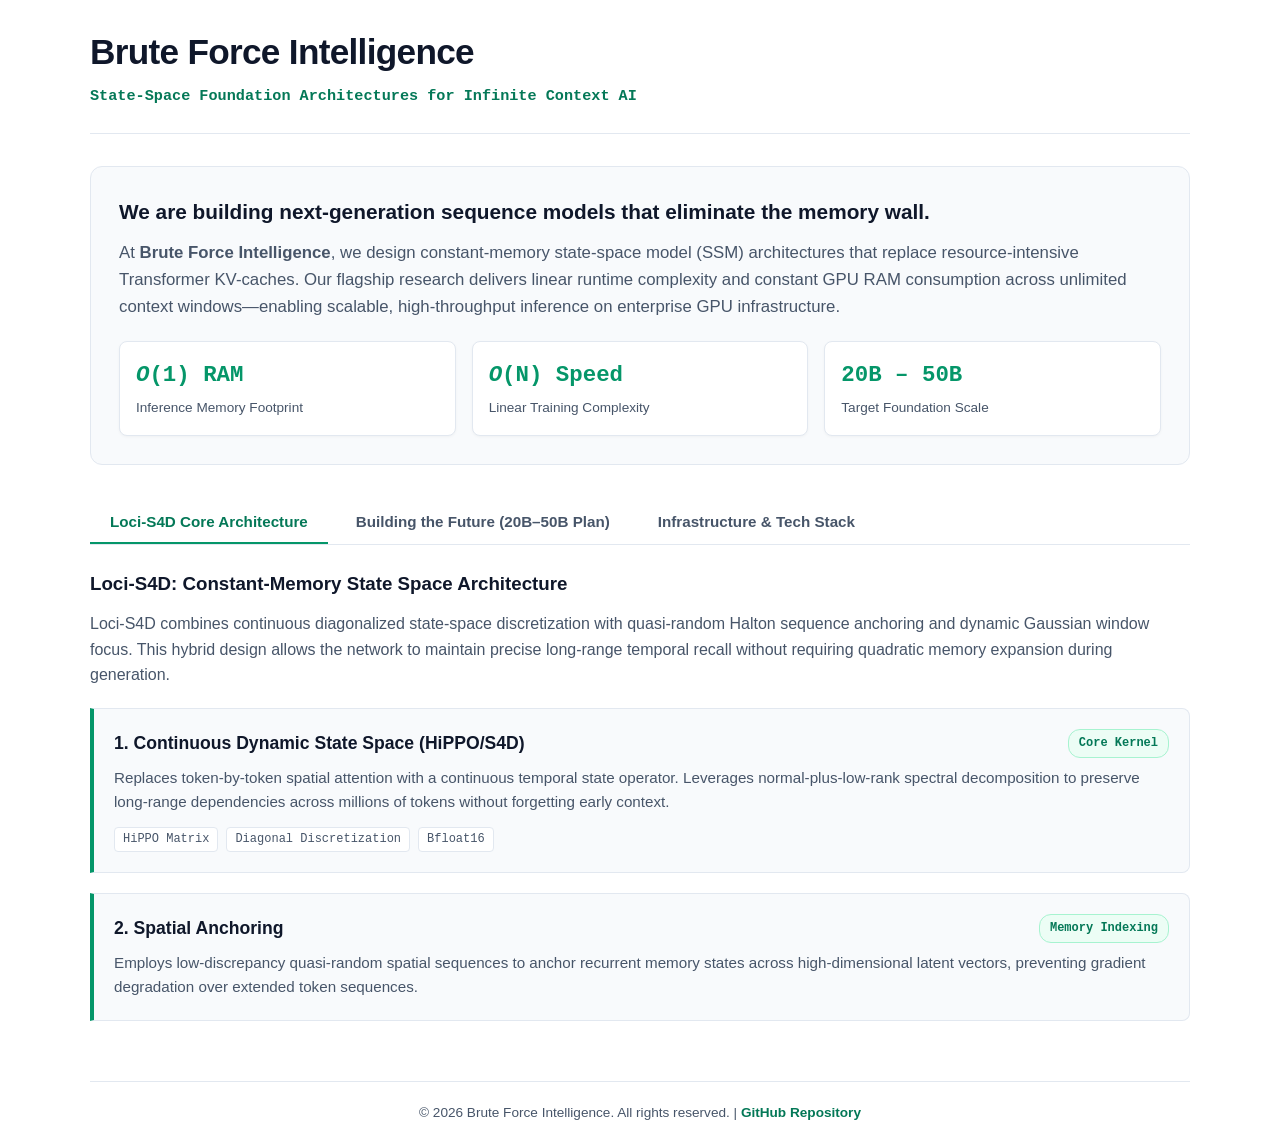
<file: index.html>
<!DOCTYPE html>
<html lang="en">
<head>
    <meta charset="UTF-8">
    <meta name="viewport" content="width=device-width, initial-scale=1.0">
    <title>Brute Force Intelligence | Next-Gen AI Architectures</title>
    <style>
        :root {
            --bg-primary: #ffffff;
            --bg-secondary: #f8fafc;
            --bg-card: #ffffff;
            --accent-emerald: #059669;
            --accent-emerald-dark: #047857;
            --accent-emerald-light: #ecfdf5;
            --accent-emerald-border: #a7f3d0;
            --text-primary: #0f172a;
            --text-secondary: #475569;
            --border-color: #e2e8f0;
            --font-mono: 'JetBrains Mono', 'Fira Code', monospace;
        }

        * {
            box-sizing: border-box;
            margin: 0;
            padding: 0;
        }

        body {
            background-color: var(--bg-primary);
            color: var(--text-primary);
            font-family: -apple-system, BlinkMacSystemFont, "Segoe UI", Roboto, Helvetica, Arial, sans-serif;
            line-height: 1.6;
            padding: 24px 20px;
        }

        .container {
            max-width: 1100px;
            margin: 0 auto;
        }

        /* Branding Header */
        header {
            border-bottom: 1px solid var(--border-color);
            padding-bottom: 24px;
            margin-bottom: 32px;
        }

        .brand-title {
            font-size: 2.2rem;
            font-weight: 800;
            letter-spacing: -0.02em;
            color: var(--text-primary);
        }

        .brand-subtitle {
            color: var(--accent-emerald-dark);
            font-family: var(--font-mono);
            font-size: 0.95rem;
            margin-top: 4px;
            font-weight: 600;
        }

        /* Feature Blurb */
        .company-blurb {
            background: var(--bg-secondary);
            border: 1px solid var(--border-color);
            border-radius: 12px;
            padding: 28px;
            margin-bottom: 36px;
        }

        .company-blurb h2 {
            font-size: 1.3rem;
            color: var(--text-primary);
            margin-bottom: 12px;
        }

        .company-blurb p {
            color: var(--text-secondary);
            font-size: 1.05rem;
            margin-bottom: 16px;
        }

        .key-metrics {
            display: grid;
            grid-template-columns: repeat(auto-fit, minmax(220px, 1fr));
            gap: 16px;
            margin-top: 20px;
        }

        .metric-card {
            background: var(--bg-card);
            border: 1px solid var(--border-color);
            border-radius: 8px;
            padding: 16px;
            box-shadow: 0 1px 3px rgba(0, 0, 0, 0.04);
        }

        .metric-card .value {
            font-family: var(--font-mono);
            font-size: 1.4rem;
            font-weight: 700;
            color: var(--accent-emerald);
        }

        .metric-card .label {
            font-size: 0.85rem;
            color: var(--text-secondary);
            margin-top: 4px;
        }

        /* Tabs Navigation */
        .tabs-header {
            display: flex;
            gap: 8px;
            border-bottom: 1px solid var(--border-color);
            margin-bottom: 24px;
            overflow-x: auto;
        }

        .tab-btn {
            background: none;
            border: none;
            color: var(--text-secondary);
            padding: 12px 20px;
            font-size: 0.95rem;
            font-weight: 600;
            cursor: pointer;
            border-bottom: 2px solid transparent;
            transition: all 0.2s ease;
            white-space: nowrap;
        }

        .tab-btn:hover {
            color: var(--text-primary);
        }

        .tab-btn.active {
            color: var(--accent-emerald-dark);
            border-bottom-color: var(--accent-emerald);
        }

        /* Tab Content Panes */
        .tab-content {
            display: none;
        }

        .tab-content.active {
            display: block;
        }

        /* Roadmap Layout */
        .roadmap-list {
            display: flex;
            flex-direction: column;
            gap: 20px;
        }

        .roadmap-step {
            background: var(--bg-secondary);
            border-left: 4px solid var(--accent-emerald);
            border-top: 1px solid var(--border-color);
            border-right: 1px solid var(--border-color);
            border-bottom: 1px solid var(--border-color);
            border-radius: 0 8px 8px 0;
            padding: 20px;
        }

        .step-header {
            display: flex;
            justify-content: space-between;
            align-items: center;
            margin-bottom: 8px;
        }

        .step-title {
            font-size: 1.1rem;
            font-weight: 700;
            color: var(--text-primary);
        }

        .step-badge {
            font-family: var(--font-mono);
            font-size: 0.75rem;
            padding: 4px 10px;
            border-radius: 12px;
            background: var(--accent-emerald-light);
            color: var(--accent-emerald-dark);
            border: 1px solid var(--accent-emerald-border);
            font-weight: 600;
        }

        .step-desc {
            color: var(--text-secondary);
            font-size: 0.95rem;
        }

        .tech-tags {
            display: flex;
            gap: 8px;
            flex-wrap: wrap;
            margin-top: 12px;
        }

        .tag {
            font-family: var(--font-mono);
            font-size: 0.75rem;
            background: var(--bg-card);
            color: var(--text-secondary);
            padding: 2px 8px;
            border-radius: 4px;
            border: 1px solid var(--border-color);
        }

        footer {
            margin-top: 60px;
            padding-top: 20px;
            border-top: 1px solid var(--border-color);
            color: var(--text-secondary);
            font-size: 0.85rem;
            text-align: center;
        }

        footer a {
            color: var(--accent-emerald-dark);
            text-decoration: none;
            font-weight: 600;
        }

        footer a:hover {
            text-decoration: underline;
        }
    </style>
</head>
<body>

<div class="container">
    <!-- Company Header for AWS Verification -->
    <header>
        <h1 class="brand-title">Brute Force Intelligence</h1>
        <p class="brand-subtitle">State-Space Foundation Architectures for Infinite Context AI</p>
    </header>

    <!-- Executive Feature Blurb -->
    <section class="company-blurb">
        <h2>We are building next-generation sequence models that eliminate the memory wall.</h2>
        <p>
            At <strong>Brute Force Intelligence</strong>, we design constant-memory state-space model (SSM) architectures that replace resource-intensive Transformer KV-caches. Our flagship research delivers linear runtime complexity and constant GPU RAM consumption across unlimited context windows—enabling scalable, high-throughput inference on enterprise GPU infrastructure.
        </p>

        <div class="key-metrics">
            <div class="metric-card">
                <div class="value"><i>O</i>(1) RAM</div>
                <div class="label">Inference Memory Footprint</div>
            </div>
            <div class="metric-card">
                <div class="value"><i>O</i>(N) Speed</div>
                <div class="label">Linear Training Complexity</div>
            </div>
            <div class="metric-card">
                <div class="value">20B – 50B</div>
                <div class="label">Target Foundation Scale</div>
            </div>
        </div>
    </section>

    <!-- Tabbed Project & Roadmap View -->
    <nav class="tabs-header">
        <button class="tab-btn active" onclick="openTab(event, 'loci-s4d')">Loci-S4D Core Architecture</button>
        <button class="tab-btn" onclick="openTab(event, 'roadmap')">Building the Future (20B–50B Plan)</button>
        <button class="tab-btn" onclick="openTab(event, 'stack')">Infrastructure & Tech Stack</button>
    </nav>

    <!-- TAB 1: Loci-S4D Architecture -->
    <div id="loci-s4d" class="tab-content active">
        <h3 style="margin-bottom: 12px;">Loci-S4D: Constant-Memory State Space Architecture</h3>
        <p style="color: var(--text-secondary); margin-bottom: 20px;">
            Loci-S4D combines continuous diagonalized state-space discretization with quasi-random Halton sequence anchoring and dynamic Gaussian window focus. This hybrid design allows the network to maintain precise long-range temporal recall without requiring quadratic memory expansion during generation.
        </p>

        <div class="roadmap-list">
            <div class="roadmap-step">
                <div class="step-header">
                    <span class="step-title">1. Continuous Dynamic State Space (HiPPO/S4D)</span>
                    <span class="step-badge">Core Kernel</span>
                </div>
                <p class="step-desc">
                    Replaces token-by-token spatial attention with a continuous temporal state operator. Leverages normal-plus-low-rank spectral decomposition to preserve long-range dependencies across millions of tokens without forgetting early context.
                </p>
                <div class="tech-tags">
                    <span class="tag">HiPPO Matrix</span>
                    <span class="tag">Diagonal Discretization</span>
                    <span class="tag">Bfloat16</span>
                </div>
            </div>

            <div class="roadmap-step">
                <div class="step-header">
                    <span class="step-title">2. Spatial Anchoring</span>
                    <span class="step-badge">Memory Indexing</span>
                </div>
                <p class="step-desc">
                    Employs low-discrepancy quasi-random spatial sequences to anchor recurrent memory states across high-dimensional latent vectors, preventing gradient degradation over extended token sequences.
                </p>
            </div>
        </div>
    </div>

    <!-- TAB 2: Roadmap to 20B-50B -->
    <div id="roadmap" class="tab-content">
        <h3 style="margin-bottom: 12px;">Building the Future: Production Model Execution Plan</h3>
        <p style="color: var(--text-secondary); margin-bottom: 20px;">
            Our step-by-step technical roadmap to deliver our first production-ready, medium-sized (20B–50B parameter) Loci-S4D foundation model to market.
        </p>

        <div class="roadmap-list">
            <div class="roadmap-step">
                <div class="step-header">
                    <span class="step-title">Phase 1: Triton Kernel Engineering & Micro-Benchmarking</span>
                    <span class="step-badge">Active Milestone</span>
                </div>
                <p class="step-desc">
                    Optimize custom Triton GPU kernels for channel-parallel state recurrences to maximize Model Flop Utilization (MFU &ge; 90%) on NVIDIA H100 and A100 clusters. Validate zero memory decay on synthetic sequences up to 1M tokens.
                </p>
                <div class="tech-tags">
                    <span class="tag">Triton</span>
                    <span class="tag">CUDA</span>
                    <span class="tag">FP8 / BF16</span>
                    <span class="tag">H100 Benchmarking</span>
                </div>
            </div>

            <div class="roadmap-step">
                <div class="step-header">
                    <span class="step-title">Phase 2: Small-Scale Validation (1B – 7B Pre-Training)</span>
                    <span class="step-badge">Q3 2026</span>
                </div>
                <p class="step-desc">
                    Execute pre-training runs on 500 Billion tokens of curated code, mathematical reasoning, and long-form document datasets. Evaluate needle-in-a-haystack accuracy and inference speed against standard Llama-3 and Mamba baselines.
                </p>
                <div class="tech-tags">
                    <span class="tag">PyTorch Distributed</span>
                    <span class="tag">DeepSpeed</span>
                    <span class="tag">AWS EFA</span>
                    <span class="tag">Megatron-LM</span>
                </div>
            </div>

            <div class="roadmap-step">
                <div class="step-header">
                    <span class="step-title">Phase 3: Production Training (20B – 50B Parameter Model)</span>
                    <span class="step-badge">Q4 2026</span>
                </div>
                <p class="step-desc">
                    Scale up compute to train the full 20B–50B parameter architecture across 2.5 Trillion tokens. Deploy 3D parallelism (Tensor, Pipeline, and Sequence Parallelism) using AWS EC2 UltraClusters to deliver enterprise-grade performance.
                </p>
                <div class="tech-tags">
                    <span class="tag">20B-50B Scale</span>
                    <span class="tag">AWS P5 / P4d</span>
                    <span class="tag">Slurm</span>
                    <span class="tag">FS2 Checkpointing</span>
                </div>
            </div>

            <div class="roadmap-step">
                <div class="step-header">
                    <span class="step-title">Phase 4: SFT, Alignment & Enterprise Deployment</span>
                    <span class="step-badge">Q1 2027</span>
                </div>
                <p class="step-desc">
                    Apply Supervised Fine-Tuning (SFT) and Direct Preference Optimization (DPO) for multi-step reasoning. Package the final weights into lightweight vLLM and TensorRT-LLM runtimes for low-latency API and edge deployment.
                </p>
                <div class="tech-tags">
                    <span class="tag">DPO Alignment</span>
                    <span class="tag">TensorRT-LLM</span>
                    <span class="tag">vLLM Plugin</span>
                    <span class="tag">Enterprise API</span>
                </div>
            </div>
        </div>
    </div>

    <!-- TAB 3: Tech Stack & Cloud Infrastructure -->
    <div id="stack" class="tab-content">
        <h3 style="margin-bottom: 12px;">Infrastructure & Cloud Deployment Architecture</h3>
        <p style="color: var(--text-secondary); margin-bottom: 20px;">
            Brute Force Intelligence leverages high-performance AWS cloud infrastructure to manage large-scale data pipelines, model checkpointing, and GPU cluster orchestration.
        </p>

        <div class="roadmap-list">
            <div class="roadmap-step">
                <div class="step-header">
                    <span class="step-title">AWS Compute & Networking Architecture</span>
                    <span class="step-badge">Cloud Specs</span>
                </div>
                <p class="step-desc">
                    • <strong>Compute:</strong> AWS EC2 <code>p5.48xlarge</code> (8x H100) and <code>g5.12xlarge</code> (4x A10G) instances for distributed pre-training and kernel validation.<br>
                    • <strong>Storage:</strong> Amazon S3 for high-throughput streaming of terabyte-scale datasets and distributed checkpointing.<br>
                    • <strong>Networking:</strong> AWS Elastic Fabric Adapter (EFA) enabling 3.2 Tbps node-to-node interconnect for low-latency multi-node scaling.
                </p>
            </div>
        </div>
    </div>

    <footer>
        <p>&copy; 2026 Brute Force Intelligence. All rights reserved. | <a href="https://github.com/smongan1" target="_blank">GitHub Repository</a></p>
    </footer>
</div>

<script>
    function openTab(evt, tabName) {
        let i, tabcontent, tablinks;
        tabcontent = document.getElementsByClassName("tab-content");
        for (i = 0; i < tabcontent.length; i++) {
            tabcontent[i].classList.remove("active");
        }
        tablinks = document.getElementsByClassName("tab-btn");
        for (i = 0; i < tablinks.length; i++) {
            tablinks[i].classList.remove("active");
        }
        document.getElementById(tabName).classList.add("active");
        evt.currentTarget.classList.add("active");
    }
</script>

</body>
</html>
</file>
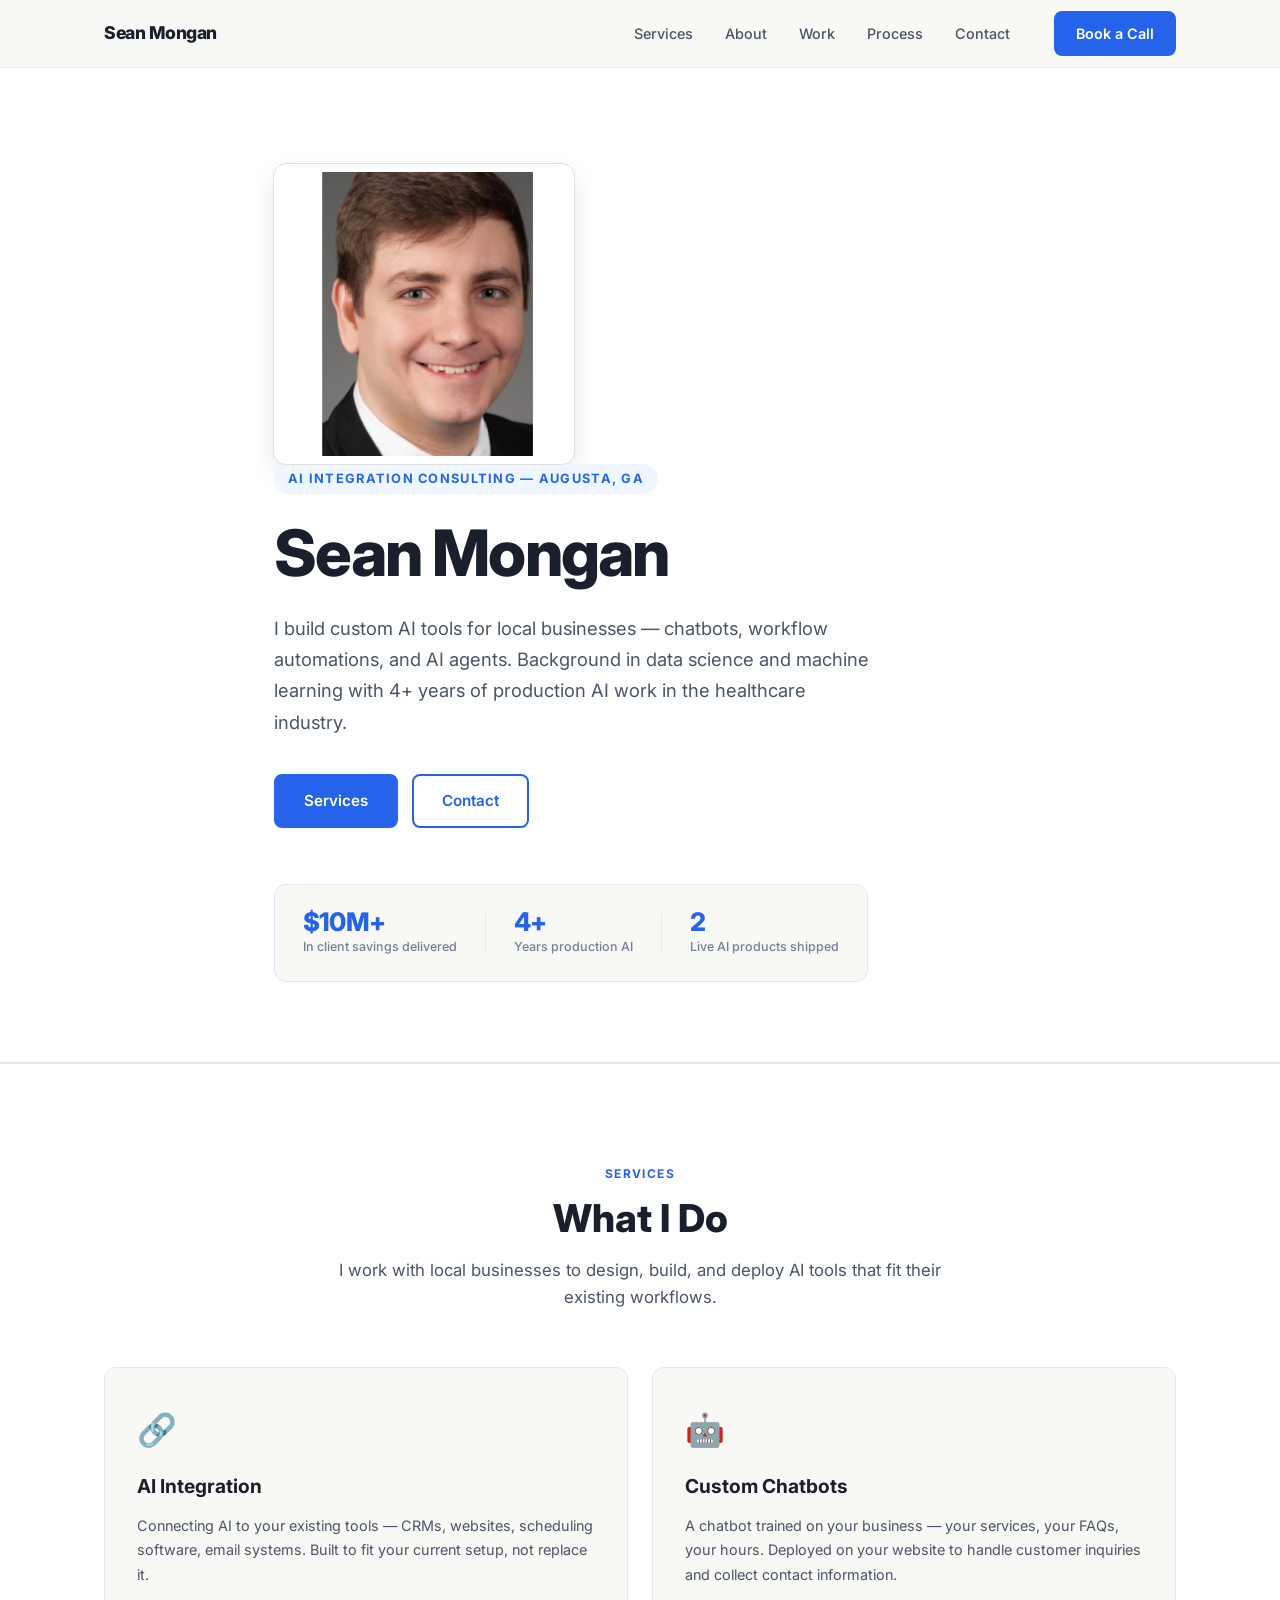
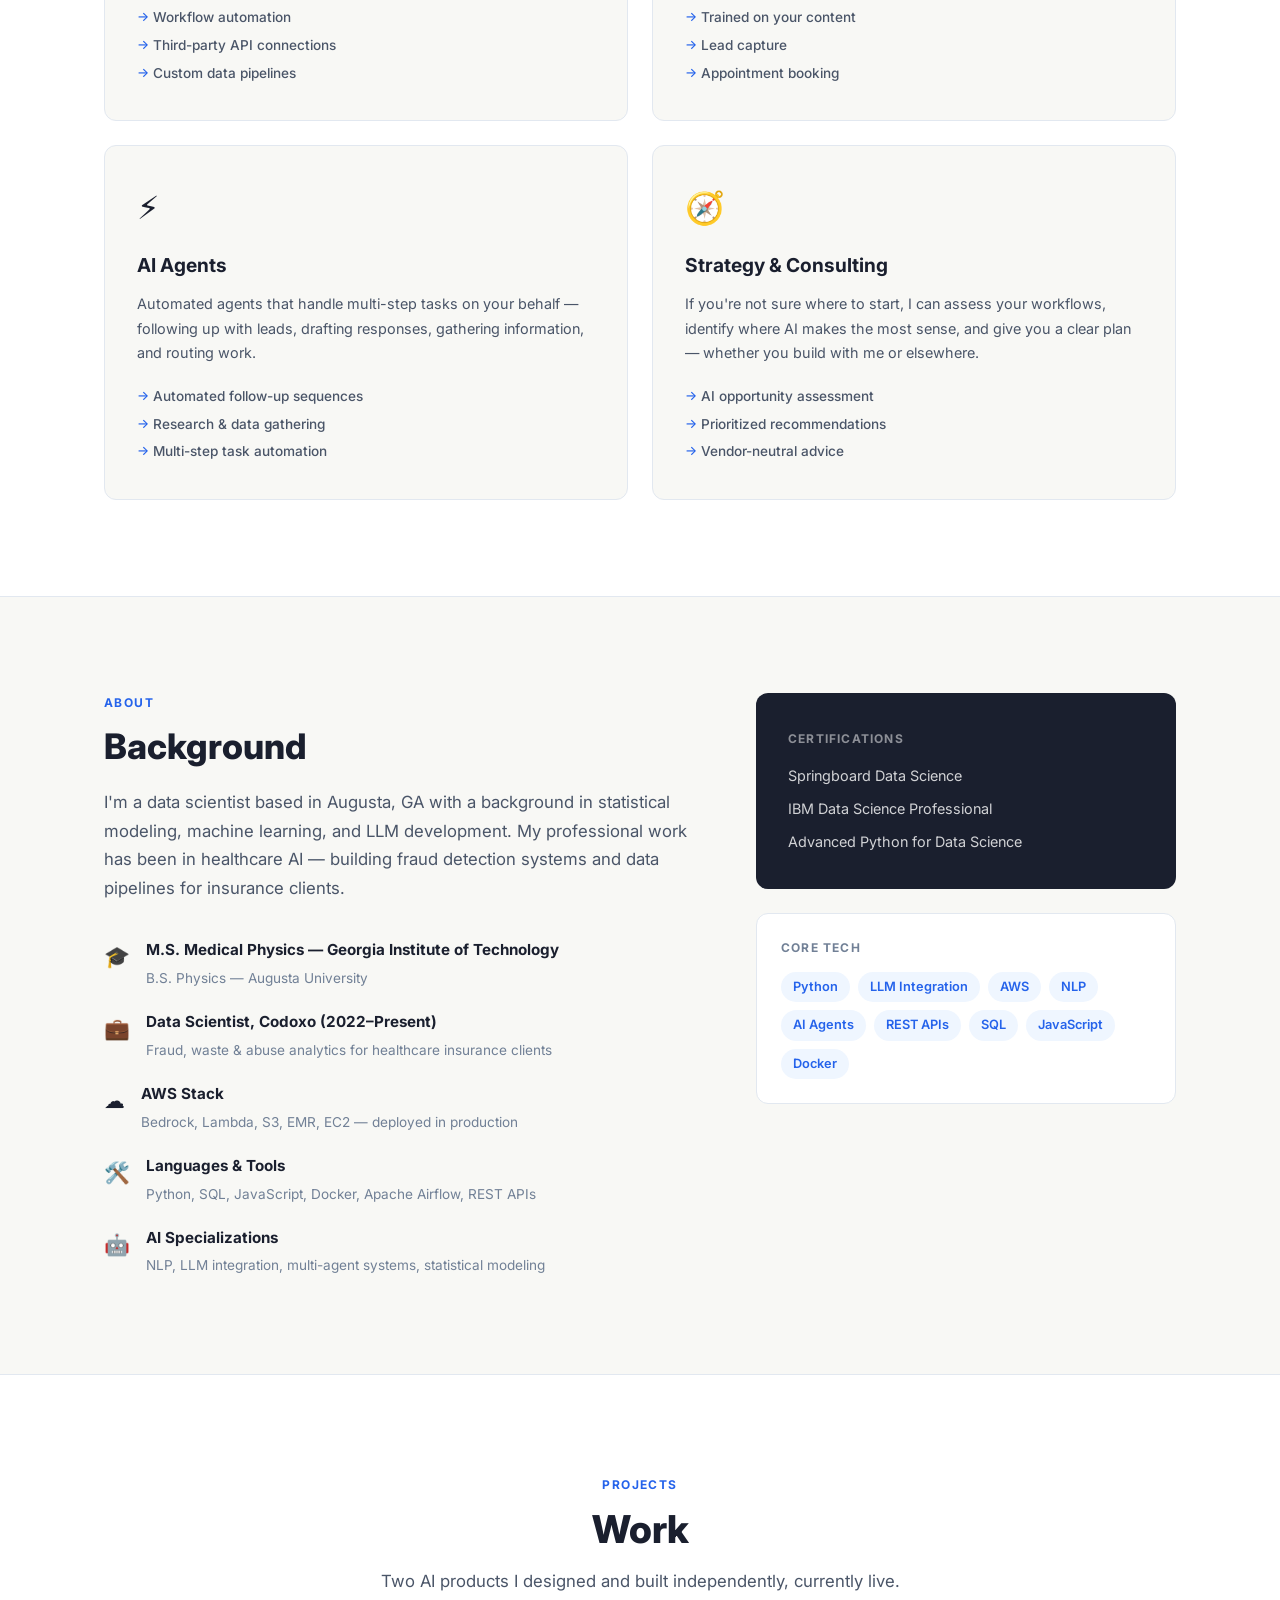
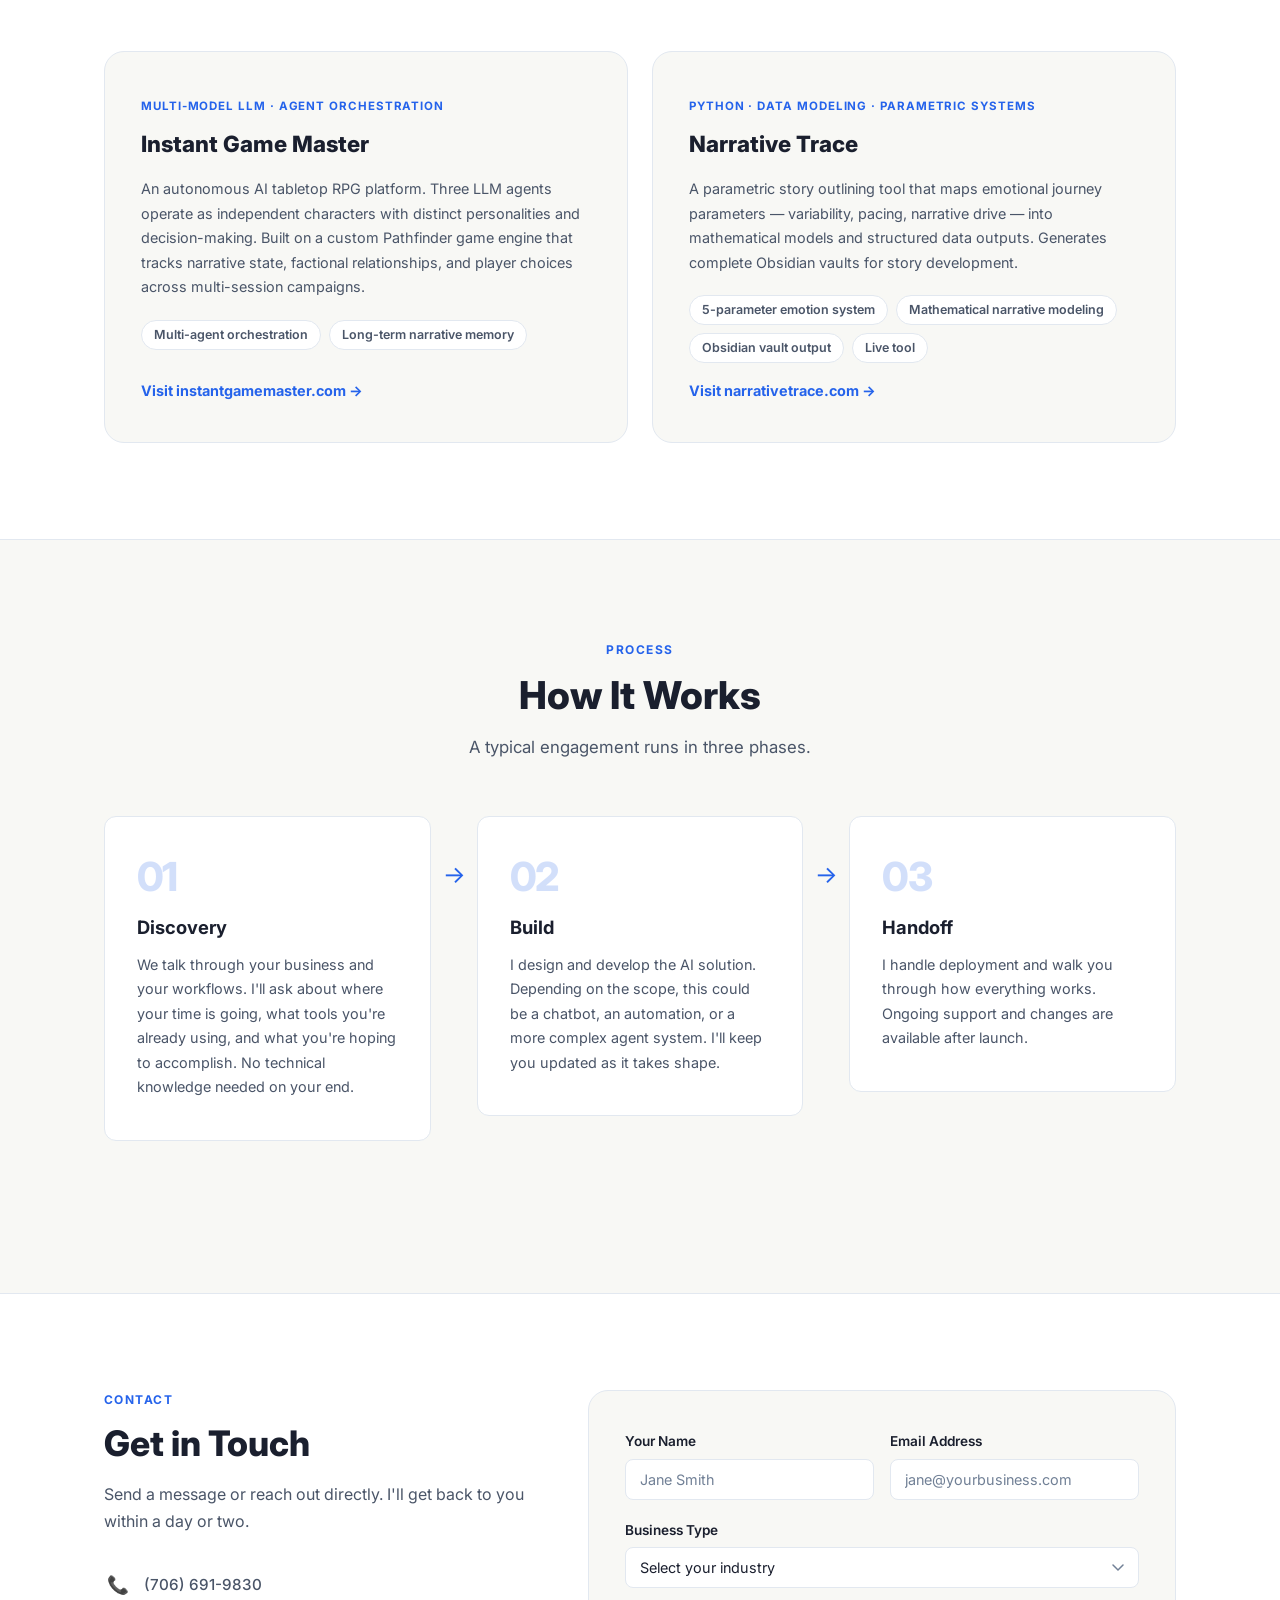
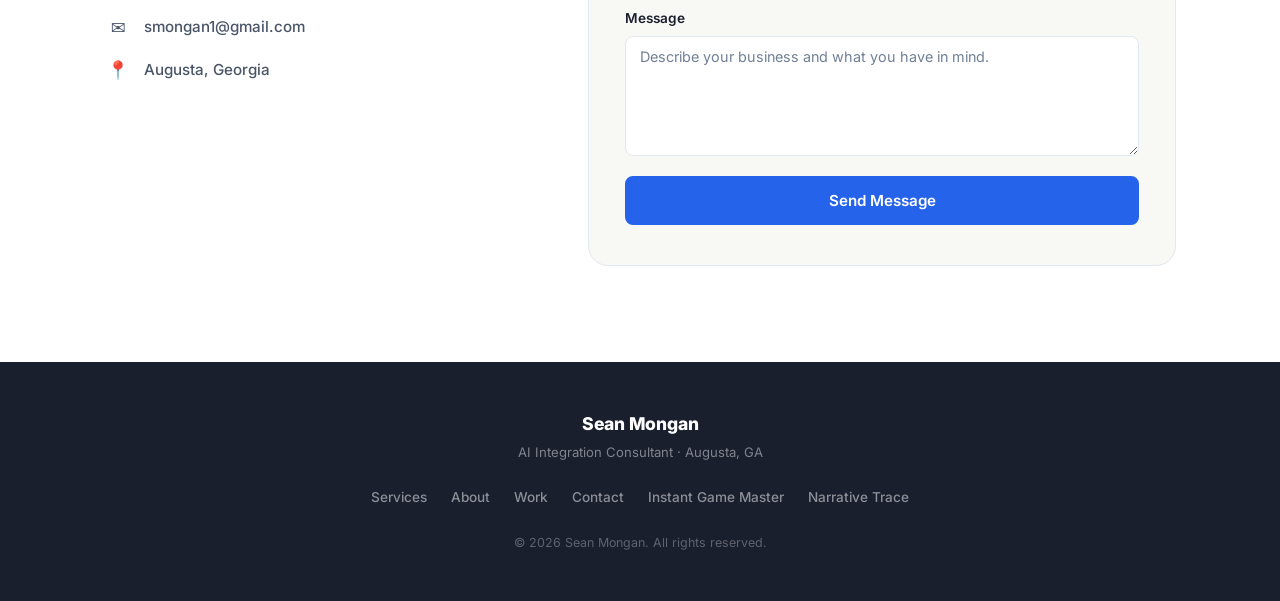
<file: consulting.html>
<!DOCTYPE html>
<html lang="en">
<head>
  <meta charset="UTF-8" />
  <meta name="viewport" content="width=device-width, initial-scale=1.0" />
  <title>Sean Mongan — AI Integration Consultant</title>
  <meta name="description" content="AI integration consulting for local businesses. Custom chatbots, AI agents, workflow automation, and strategy from a data scientist with $10M+ in proven results." />
  <link rel="preconnect" href="https://fonts.googleapis.com" />
  <link rel="preconnect" href="https://fonts.gstatic.com" crossorigin />
  <link href="https://fonts.googleapis.com/css2?family=Inter:wght@400;500;600;700;800&display=swap" rel="stylesheet" />
  <link rel="stylesheet" href="styles.css" />
</head>
<body>

  <!-- ===================== NAV ===================== -->
  <header class="nav-header" id="top">
    <nav class="nav-inner container">
      <a href="#top" class="nav-logo">Sean Mongan</a>

      <button class="nav-toggle" id="navToggle" aria-label="Toggle menu">
        <span></span><span></span><span></span>
      </button>

      <ul class="nav-links" id="navLinks">
        <li><a href="#services">Services</a></li>
        <li><a href="#about">About</a></li>
        <li><a href="#work">Work</a></li>
        <li><a href="#process">Process</a></li>
        <li><a href="#contact">Contact</a></li>
      </ul>

      <a href="#contact" class="btn btn-primary nav-cta">Book a Call</a>
    </nav>
  </header>

  <main>

    <!-- ===================== HERO ===================== -->
    <section class="hero">
      <div class="container hero-inner">
        <div class="portrait-container">
        <img src="ME.png">
      </div>
        <div class="hero-tag">AI Integration Consulting — Augusta, GA</div>
        <h1 class="hero-headline">Sean Mongan</h1>
        <p class="hero-sub">
          I build custom AI tools for local businesses — chatbots, workflow automations, and AI agents.
          Background in data science and machine learning with 4+ years of production AI work in the healthcare industry.
        </p>
        <div class="hero-actions">
          <a href="#services" class="btn btn-primary">Services</a>
          <a href="#contact" class="btn btn-outline">Contact</a>
        </div>
        <div class="hero-stats">
          <div class="stat">
            <span class="stat-num">$10M+</span>
            <span class="stat-label">In client savings delivered</span>
          </div>
          <div class="stat-divider"></div>
          <div class="stat">
            <span class="stat-num">4+</span>
            <span class="stat-label">Years production AI</span>
          </div>
          <div class="stat-divider"></div>
          <div class="stat">
            <span class="stat-num">2</span>
            <span class="stat-label">Live AI products shipped</span>
          </div>
        </div>
      </div>
    </section>

    <!-- ===================== SERVICES ===================== -->
    <section class="services" id="services">
      <div class="container">
        <div class="section-header">
          <span class="section-tag">Services</span>
          <h2>What I Do</h2>
          <p>I work with local businesses to design, build, and deploy AI tools that fit their existing workflows.</p>
        </div>

        <div class="services-grid">
          <div class="service-card">
            <div class="service-icon">🔗</div>
            <h3>AI Integration</h3>
            <p>Connecting AI to your existing tools — CRMs, websites, scheduling software, email systems. Built to fit your current setup, not replace it.</p>
            <ul class="service-list">
              <li>Workflow automation</li>
              <li>Third-party API connections</li>
              <li>Custom data pipelines</li>
            </ul>
          </div>

          <div class="service-card">
            <div class="service-icon">🤖</div>
            <h3>Custom Chatbots</h3>
            <p>A chatbot trained on your business — your services, your FAQs, your hours. Deployed on your website to handle customer inquiries and collect contact information.</p>
            <ul class="service-list">
              <li>Trained on your content</li>
              <li>Lead capture</li>
              <li>Appointment booking</li>
            </ul>
          </div>

          <div class="service-card">
            <div class="service-icon">⚡</div>
            <h3>AI Agents</h3>
            <p>Automated agents that handle multi-step tasks on your behalf — following up with leads, drafting responses, gathering information, and routing work.</p>
            <ul class="service-list">
              <li>Automated follow-up sequences</li>
              <li>Research & data gathering</li>
              <li>Multi-step task automation</li>
            </ul>
          </div>

          <div class="service-card">
            <div class="service-icon">🧭</div>
            <h3>Strategy & Consulting</h3>
            <p>If you're not sure where to start, I can assess your workflows, identify where AI makes the most sense, and give you a clear plan — whether you build with me or elsewhere.</p>
            <ul class="service-list">
              <li>AI opportunity assessment</li>
              <li>Prioritized recommendations</li>
              <li>Vendor-neutral advice</li>
            </ul>
          </div>
        </div>
      </div>
    </section>

    <!-- ===================== ABOUT / WHY SEAN ===================== -->
    <section class="about" id="about">
      <div class="container about-inner">
        <div class="about-content">
          <span class="section-tag">About</span>
          <h2>Background</h2>
          <p class="about-lead">
            I'm a data scientist based in Augusta, GA with a background in statistical modeling, machine learning, and LLM development. My professional work has been in healthcare AI — building fraud detection systems and data pipelines for insurance clients.
          </p>

          <div class="cred-list">
            <div class="cred-item">
              <div class="cred-icon">🎓</div>
              <div>
                <strong>M.S. Medical Physics — Georgia Institute of Technology</strong>
                <span>B.S. Physics — Augusta University</span>
              </div>
            </div>
            <div class="cred-item">
              <div class="cred-icon">💼</div>
              <div>
                <strong>Data Scientist, Codoxo (2022–Present)</strong>
                <span>Fraud, waste & abuse analytics for healthcare insurance clients</span>
              </div>
            </div>
            <div class="cred-item">
              <div class="cred-icon">☁️</div>
              <div>
                <strong>AWS Stack</strong>
                <span>Bedrock, Lambda, S3, EMR, EC2 — deployed in production</span>
              </div>
            </div>
            <div class="cred-item">
              <div class="cred-icon">🛠️</div>
              <div>
                <strong>Languages & Tools</strong>
                <span>Python, SQL, JavaScript, Docker, Apache Airflow, REST APIs</span>
              </div>
            </div>
            <div class="cred-item">
              <div class="cred-icon">🤖</div>
              <div>
                <strong>AI Specializations</strong>
                <span>NLP, LLM integration, multi-agent systems, statistical modeling</span>
              </div>
            </div>
          </div>
        </div>

        <div class="about-aside">
          <div class="aside-card">
            <p style="color:rgba(255,255,255,0.5); font-size:0.75rem; font-weight:700; letter-spacing:0.1em; text-transform:uppercase; margin-bottom:16px;">Certifications</p>
            <ul style="list-style:none; display:flex; flex-direction:column; gap:10px;">
              <li style="color:rgba(255,255,255,0.8); font-size:0.9rem;">Springboard Data Science</li>
              <li style="color:rgba(255,255,255,0.8); font-size:0.9rem;">IBM Data Science Professional</li>
              <li style="color:rgba(255,255,255,0.8); font-size:0.9rem;">Advanced Python for Data Science</li>
            </ul>
          </div>
          <div class="aside-skills">
            <p class="aside-skills-label">Core Tech</p>
            <div class="skill-tags">
              <span>Python</span>
              <span>LLM Integration</span>
              <span>AWS</span>
              <span>NLP</span>
              <span>AI Agents</span>
              <span>REST APIs</span>
              <span>SQL</span>
              <span>JavaScript</span>
              <span>Docker</span>
            </div>
          </div>
        </div>
      </div>
    </section>

    <!-- ===================== PROOF OF WORK ===================== -->
    <section class="work" id="work">
      <div class="container">
        <div class="section-header">
          <span class="section-tag">Projects</span>
          <h2>Work</h2>
          <p>Two AI products I designed and built independently, currently live.</p>
        </div>

        <div class="work-grid">
          <div class="work-card">
            <div class="work-card-header">
              <div class="work-tag">Multi-Model LLM · Agent Orchestration</div>
              <h3>Instant Game Master</h3>
            </div>
            <p>An autonomous AI tabletop RPG platform. Three LLM agents operate as independent characters with distinct personalities and decision-making. Built on a custom Pathfinder game engine that tracks narrative state, factional relationships, and player choices across multi-session campaigns.</p>
            <div class="work-bullets">
              <span>Multi-agent orchestration</span>
              <span>Long-term narrative memory</span>
            </div>
            <a href="https://instantgamemaster.com/landing" target="_blank" rel="noopener" class="work-link">
              Visit instantgamemaster.com →
            </a>
          </div>

          <div class="work-card">
            <div class="work-card-header">
              <div class="work-tag">Python · Data Modeling · Parametric Systems</div>
              <h3>Narrative Trace</h3>
            </div>
            <p>A parametric story outlining tool that maps emotional journey parameters — variability, pacing, narrative drive — into mathematical models and structured data outputs. Generates complete Obsidian vaults for story development.</p>
            <div class="work-bullets">
              <span>5-parameter emotion system</span>
              <span>Mathematical narrative modeling</span>
              <span>Obsidian vault output</span>
              <span>Live tool</span>
            </div>
            <a href="https://www.narrativetrace.com/" target="_blank" rel="noopener" class="work-link">
              Visit narrativetrace.com →
            </a>
          </div>
        </div>

      </div>
    </section>

    <!-- ===================== PROCESS ===================== -->
    <section class="process" id="process">
      <div class="container">
        <div class="section-header">
          <span class="section-tag">Process</span>
          <h2>How It Works</h2>
          <p>A typical engagement runs in three phases.</p>
        </div>

        <div class="process-steps">
          <div class="process-step">
            <div class="step-num">01</div>
            <div class="step-content">
              <h3>Discovery</h3>
              <p>We talk through your business and your workflows. I'll ask about where your time is going, what tools you're already using, and what you're hoping to accomplish. No technical knowledge needed on your end.</p>
            </div>
          </div>
          <div class="process-arrow">→</div>
          <div class="process-step">
            <div class="step-num">02</div>
            <div class="step-content">
              <h3>Build</h3>
              <p>I design and develop the AI solution. Depending on the scope, this could be a chatbot, an automation, or a more complex agent system. I'll keep you updated as it takes shape.</p>
            </div>
          </div>
          <div class="process-arrow">→</div>
          <div class="process-step">
            <div class="step-num">03</div>
            <div class="step-content">
              <h3>Handoff</h3>
              <p>I handle deployment and walk you through how everything works. Ongoing support and changes are available after launch.</p>
            </div>
          </div>
        </div>
      </div>
    </section>

    <!-- ===================== CONTACT ===================== -->
    <section class="contact" id="contact">
      <div class="container contact-inner">
        <div class="contact-info">
          <span class="section-tag">Contact</span>
          <h2>Get in Touch</h2>
          <p>Send a message or reach out directly. I'll get back to you within a day or two.</p>

          <div class="contact-details">
            <a href="tel:7066919830" class="contact-detail">
              <span class="contact-detail-icon">📞</span>
              <span>(706) 691-9830</span>
            </a>
            <a href="mailto:smongan1@gmail.com" class="contact-detail">
              <span class="contact-detail-icon">✉️</span>
              <span>smongan1@gmail.com</span>
            </a>
            <div class="contact-detail">
              <span class="contact-detail-icon">📍</span>
              <span>Augusta, Georgia</span>
            </div>
          </div>
        </div>

        <form class="contact-form" id="contactForm">
          <div class="form-row">
            <div class="form-group">
              <label for="name">Your Name</label>
              <input type="text" id="name" name="name" placeholder="Jane Smith" required />
            </div>
            <div class="form-group">
              <label for="email">Email Address</label>
              <input type="email" id="email" name="email" placeholder="jane@yourbusiness.com" required />
            </div>
          </div>
          <div class="form-group">
            <label for="business">Business Type</label>
            <select id="business" name="business">
              <option value="" disabled selected>Select your industry</option>
              <option>Retail / E-commerce</option>
              <option>Restaurant / Food Service</option>
              <option>Healthcare / Wellness</option>
              <option>Legal / Professional Services</option>
              <option>Real Estate</option>
              <option>Home Services / Trades</option>
              <option>Marketing / Agency</option>
              <option>Other</option>
            </select>
          </div>
          <div class="form-group">
            <label for="message">Message</label>
            <textarea id="message" name="message" rows="5" placeholder="Describe your business and what you have in mind." required></textarea>
          </div>
          <button type="submit" class="btn btn-primary btn-full">Send Message</button>
        </form>
      </div>
    </section>

  </main>

  <!-- ===================== FOOTER ===================== -->
  <footer class="footer">
    <div class="container footer-inner">
      <div class="footer-brand">
        <span class="footer-name">Sean Mongan</span>
        <span class="footer-tagline">AI Integration Consultant · Augusta, GA</span>
      </div>
      <div class="footer-links">
        <a href="#services">Services</a>
        <a href="#about">About</a>
        <a href="#work">Work</a>
        <a href="#contact">Contact</a>
        <a href="https://instantgamemaster.com/landing" target="_blank" rel="noopener">Instant Game Master</a>
        <a href="https://www.narrativetrace.com/" target="_blank" rel="noopener">Narrative Trace</a>
      </div>
      <p class="footer-copy">&copy; 2026 Sean Mongan. All rights reserved.</p>
    </div>
  </footer>

  <script src="config.js"></script>
  <script src="main.js"></script>
</body>
</html>
</file>
<file: styles.css>
/* ============================================================
   BASE & RESET
   ============================================================ */
*, *::before, *::after {
  box-sizing: border-box;
  margin: 0;
  padding: 0;
}

:root {
  --bg:         #f8f8f5;
  --bg-alt:     #ffffff;
  --bg-dark:    #1a1f2e;
  --text:       #1a1f2e;
  --text-mid:   #4a5568;
  --text-light: #718096;
  --accent:     #2563eb;
  --accent-dark:#1d4ed8;
  --accent-lite:#eff6ff;
  --border:     #e2e8f0;
  --shadow-sm:  0 1px 3px rgba(0,0,0,0.08), 0 1px 2px rgba(0,0,0,0.04);
  --shadow-md:  0 4px 16px rgba(0,0,0,0.08), 0 2px 6px rgba(0,0,0,0.04);
  --shadow-lg:  0 10px 32px rgba(0,0,0,0.10), 0 4px 12px rgba(0,0,0,0.06);
  --radius:     12px;
  --radius-sm:  8px;
  --radius-lg:  20px;
  --font:       'Inter', system-ui, -apple-system, sans-serif;
  --max-w:      1120px;
  --nav-h:      68px;
}

html {
  scroll-behavior: smooth;
  font-size: 16px;
}

body {
  font-family: var(--font);
  background: var(--bg);
  color: var(--text);
  line-height: 1.6;
  -webkit-font-smoothing: antialiased;
}

img { max-width: 100%; display: block; }

a {
  color: inherit;
  text-decoration: none;
}

ul { list-style: none; }

/* ============================================================
   UTILITIES
   ============================================================ */
.container {
  width: 100%;
  max-width: var(--max-w);
  margin: 0 auto;
  padding: 0 24px;
}

.section-tag {
  display: inline-block;
  font-size: 0.75rem;
  font-weight: 700;
  letter-spacing: 0.12em;
  text-transform: uppercase;
  color: var(--accent);
  margin-bottom: 12px;
}

.section-header {
  text-align: center;
  max-width: 640px;
  margin: 0 auto 56px;
}

.section-header h2 {
  font-size: clamp(1.75rem, 3vw, 2.5rem);
  font-weight: 800;
  color: var(--text);
  margin-bottom: 16px;
  line-height: 1.2;
}

.section-header p {
  color: var(--text-mid);
  font-size: 1.05rem;
}

/* ============================================================
   BUTTONS
   ============================================================ */
.btn {
  display: inline-flex;
  align-items: center;
  justify-content: center;
  gap: 8px;
  padding: 13px 28px;
  border-radius: var(--radius-sm);
  font-family: var(--font);
  font-size: 0.95rem;
  font-weight: 600;
  cursor: pointer;
  transition: all 0.18s ease;
  white-space: nowrap;
  border: 2px solid transparent;
  text-decoration: none;
}

.btn-primary {
  background: var(--accent);
  color: #fff;
  border-color: var(--accent);
}

.btn-primary:hover {
  background: var(--accent-dark);
  border-color: var(--accent-dark);
  transform: translateY(-1px);
  box-shadow: 0 4px 14px rgba(37,99,235,0.35);
}

.btn-outline {
  background: transparent;
  color: var(--accent);
  border-color: var(--accent);
}

.btn-outline:hover {
  background: var(--accent-lite);
  transform: translateY(-1px);
}

.btn-full {
  width: 100%;
}

/* ============================================================
   NAV
   ============================================================ */
.nav-header {
  position: sticky;
  top: 0;
  z-index: 100;
  background: rgba(248, 248, 245, 0.95);
  backdrop-filter: blur(12px);
  -webkit-backdrop-filter: blur(12px);
  border-bottom: 1px solid var(--border);
  height: var(--nav-h);
}

.nav-inner {
  display: flex;
  align-items: center;
  gap: 32px;
  height: 100%;
}

.nav-logo {
  font-weight: 800;
  font-size: 1.1rem;
  color: var(--text);
  letter-spacing: -0.02em;
  flex-shrink: 0;
}

.nav-links {
  display: flex;
  align-items: center;
  gap: 8px;
  margin-left: auto;
}

.nav-links a {
  font-size: 0.9rem;
  font-weight: 500;
  color: var(--text-mid);
  padding: 6px 12px;
  border-radius: 6px;
  transition: color 0.15s, background 0.15s;
}

.nav-links a:hover {
  color: var(--text);
  background: var(--border);
}

.nav-cta {
  flex-shrink: 0;
  padding: 9px 20px;
  font-size: 0.9rem;
}

.nav-toggle {
  display: none;
  flex-direction: column;
  gap: 5px;
  background: none;
  border: none;
  cursor: pointer;
  padding: 4px;
  margin-left: auto;
}

.nav-toggle span {
  display: block;
  width: 22px;
  height: 2px;
  background: var(--text);
  border-radius: 2px;
  transition: all 0.25s ease;
}

/* ============================================================
   HERO
   ============================================================ */
.hero {
  padding: 96px 0 80px;
  background: var(--bg-alt);
  border-bottom: 1px solid var(--border);
}

.hero-inner {
  max-width: 780px;
}

.hero-tag {
  display: inline-block;
  font-size: 0.8rem;
  font-weight: 700;
  letter-spacing: 0.1em;
  text-transform: uppercase;
  color: var(--accent);
  background: var(--accent-lite);
  padding: 5px 14px;
  border-radius: 100px;
  margin-bottom: 24px;
}

.hero-headline {
  font-size: clamp(2.5rem, 6vw, 4rem);
  font-weight: 800;
  line-height: 1.1;
  letter-spacing: -0.03em;
  color: var(--text);
  margin-bottom: 24px;
}

.hero-sub {
  font-size: 1.15rem;
  color: var(--text-mid);
  max-width: 600px;
  margin-bottom: 36px;
  line-height: 1.7;
}

.hero-sub strong {
  color: var(--text);
  font-weight: 700;
}

.hero-actions {
  display: flex;
  gap: 14px;
  flex-wrap: wrap;
  margin-bottom: 56px;
}

.hero-stats {
  display: flex;
  align-items: center;
  gap: 28px;
  flex-wrap: wrap;
  padding: 24px 28px;
  background: var(--bg);
  border: 1px solid var(--border);
  border-radius: var(--radius);
  width: fit-content;
}

.stat {
  display: flex;
  flex-direction: column;
  gap: 2px;
}

.stat-num {
  font-size: 1.6rem;
  font-weight: 800;
  color: var(--accent);
  letter-spacing: -0.03em;
  line-height: 1;
}

.stat-label {
  font-size: 0.78rem;
  color: var(--text-light);
  font-weight: 500;
}

.stat-divider {
  width: 1px;
  height: 40px;
  background: var(--border);
}

/* ============================================================
   PROBLEMS
   ============================================================ */
.problems {
  padding: 80px 0;
  background: var(--bg);
}

.problems-label {
  text-align: center;
  font-size: 0.8rem;
  font-weight: 700;
  letter-spacing: 0.1em;
  text-transform: uppercase;
  color: var(--text-light);
  margin-bottom: 40px;
}

.problems-grid {
  display: grid;
  grid-template-columns: repeat(3, 1fr);
  gap: 24px;
}

.problem-card {
  background: var(--bg-alt);
  border: 1px solid var(--border);
  border-radius: var(--radius);
  padding: 32px 28px;
  transition: box-shadow 0.2s, transform 0.2s;
}

.problem-card:hover {
  box-shadow: var(--shadow-md);
  transform: translateY(-2px);
}

.problem-icon {
  font-size: 1.8rem;
  margin-bottom: 14px;
}

.problem-card h3 {
  font-size: 1rem;
  font-weight: 700;
  margin-bottom: 10px;
  color: var(--text);
}

.problem-card p {
  font-size: 0.9rem;
  color: var(--text-mid);
  line-height: 1.65;
}

/* ============================================================
   SERVICES
   ============================================================ */
.services {
  padding: 96px 0;
  background: var(--bg-alt);
  border-top: 1px solid var(--border);
}

.services-grid {
  display: grid;
  grid-template-columns: repeat(2, 1fr);
  gap: 24px;
}

.service-card {
  background: var(--bg);
  border: 1px solid var(--border);
  border-radius: var(--radius);
  padding: 36px 32px;
  position: relative;
  transition: box-shadow 0.2s, transform 0.2s;
}

.service-card:hover {
  box-shadow: var(--shadow-lg);
  transform: translateY(-3px);
}

.service-card--featured {
  background: var(--accent);
  border-color: var(--accent);
  color: #fff;
}

.service-card--featured h3,
.service-card--featured p,
.service-card--featured .service-list li {
  color: #fff;
}

.service-card--featured .service-list li::before {
  color: rgba(255,255,255,0.7);
}


.service-icon {
  font-size: 2rem;
  margin-bottom: 16px;
}

.service-card h3 {
  font-size: 1.2rem;
  font-weight: 700;
  margin-bottom: 12px;
  color: var(--text);
}

.service-card p {
  font-size: 0.9rem;
  color: var(--text-mid);
  line-height: 1.7;
  margin-bottom: 20px;
}

.service-list {
  display: flex;
  flex-direction: column;
  gap: 6px;
}

.service-list li {
  font-size: 0.85rem;
  font-weight: 500;
  color: var(--text-mid);
  padding-left: 16px;
  position: relative;
}

.service-list li::before {
  content: '→';
  position: absolute;
  left: 0;
  color: var(--accent);
  font-size: 0.8rem;
}

/* ============================================================
   ABOUT
   ============================================================ */
.about {
  padding: 96px 0;
  background: var(--bg);
  border-top: 1px solid var(--border);
}

.about-inner {
  display: grid;
  grid-template-columns: 1fr 420px;
  gap: 64px;
  align-items: start;
}

.about-content .section-tag { display: block; }

.about-content h2 {
  font-size: clamp(1.6rem, 3vw, 2.2rem);
  font-weight: 800;
  color: var(--text);
  margin-bottom: 20px;
  line-height: 1.25;
}

.about-lead {
  font-size: 1.05rem;
  color: var(--text-mid);
  margin-bottom: 36px;
  line-height: 1.7;
}

.cred-list {
  display: flex;
  flex-direction: column;
  gap: 20px;
}

.cred-item {
  display: flex;
  align-items: flex-start;
  gap: 16px;
}

.cred-icon {
  font-size: 1.3rem;
  flex-shrink: 0;
  margin-top: 2px;
}

.cred-item strong {
  display: block;
  font-weight: 700;
  font-size: 0.95rem;
  color: var(--text);
  margin-bottom: 2px;
}

.cred-item span {
  font-size: 0.85rem;
  color: var(--text-light);
}

.about-aside {
  display: flex;
  flex-direction: column;
  gap: 24px;
}

.aside-card {
  background: var(--bg-dark);
  border-radius: var(--radius);
  padding: 36px 32px;
  color: #fff;
}

.aside-card blockquote {
  font-size: 1rem;
  font-style: italic;
  line-height: 1.7;
  color: rgba(255,255,255,0.85);
  margin-bottom: 16px;
  border: none;
}

.aside-card cite {
  font-size: 0.85rem;
  font-weight: 600;
  color: rgba(255,255,255,0.5);
  font-style: normal;
}

.aside-skills {
  background: var(--bg-alt);
  border: 1px solid var(--border);
  border-radius: var(--radius);
  padding: 24px;
}

.aside-skills-label {
  font-size: 0.75rem;
  font-weight: 700;
  letter-spacing: 0.1em;
  text-transform: uppercase;
  color: var(--text-light);
  margin-bottom: 14px;
}

.skill-tags {
  display: flex;
  flex-wrap: wrap;
  gap: 8px;
}

.skill-tags span {
  font-size: 0.8rem;
  font-weight: 600;
  color: var(--accent);
  background: var(--accent-lite);
  padding: 5px 12px;
  border-radius: 100px;
}

/* ============================================================
   PROOF OF WORK
   ============================================================ */
.work {
  padding: 96px 0;
  background: var(--bg-alt);
  border-top: 1px solid var(--border);
}

.work-grid {
  display: grid;
  grid-template-columns: repeat(2, 1fr);
  gap: 24px;
}

.work-card {
  background: var(--bg);
  border: 1px solid var(--border);
  border-radius: var(--radius-lg);
  padding: 40px 36px;
  display: flex;
  flex-direction: column;
  gap: 16px;
  transition: box-shadow 0.2s, transform 0.2s;
}

.work-card:hover {
  box-shadow: var(--shadow-lg);
  transform: translateY(-3px);
}

.work-card-header {}

.work-tag {
  display: inline-block;
  font-size: 0.72rem;
  font-weight: 700;
  letter-spacing: 0.08em;
  text-transform: uppercase;
  color: var(--accent);
  margin-bottom: 10px;
}

.work-card h3 {
  font-size: 1.4rem;
  font-weight: 800;
  color: var(--text);
}

.work-card p {
  font-size: 0.9rem;
  color: var(--text-mid);
  line-height: 1.7;
}

.work-bullets {
  display: flex;
  flex-wrap: wrap;
  gap: 8px;
  margin-top: 4px;
}

.work-bullets span {
  font-size: 0.78rem;
  font-weight: 600;
  color: var(--text-mid);
  background: var(--bg-alt);
  border: 1px solid var(--border);
  padding: 4px 12px;
  border-radius: 100px;
}

.work-link {
  display: inline-flex;
  align-items: center;
  font-size: 0.9rem;
  font-weight: 700;
  color: var(--accent);
  margin-top: auto;
  transition: gap 0.15s;
}

.work-link:hover {
  text-decoration: underline;
}

.work-footnote {
  text-align: center;
  font-size: 0.9rem;
  color: var(--text-light);
  font-style: italic;
  margin-top: 48px;
  padding: 20px;
  border-top: 1px solid var(--border);
}

/* ============================================================
   PROCESS
   ============================================================ */
.process {
  padding: 96px 0;
  background: var(--bg);
  border-top: 1px solid var(--border);
}

.process-steps {
  display: flex;
  align-items: flex-start;
  gap: 0;
  margin-bottom: 56px;
}

.process-step {
  flex: 1;
  padding: 40px 32px;
  background: var(--bg-alt);
  border: 1px solid var(--border);
  border-radius: var(--radius);
  transition: box-shadow 0.2s, transform 0.2s;
}

.process-step:hover {
  box-shadow: var(--shadow-md);
  transform: translateY(-2px);
}

.process-arrow {
  display: flex;
  align-items: center;
  font-size: 1.5rem;
  color: var(--accent);
  padding: 0 12px;
  padding-top: 40px;
  flex-shrink: 0;
}

.step-num {
  font-size: 2.5rem;
  font-weight: 800;
  color: var(--accent);
  opacity: 0.2;
  line-height: 1;
  margin-bottom: 16px;
  letter-spacing: -0.04em;
}

.step-content h3 {
  font-size: 1.15rem;
  font-weight: 700;
  color: var(--text);
  margin-bottom: 10px;
}

.step-content p {
  font-size: 0.9rem;
  color: var(--text-mid);
  line-height: 1.7;
}

.process-cta {
  text-align: center;
}

/* ============================================================
   CONTACT
   ============================================================ */
.contact {
  padding: 96px 0;
  background: var(--bg-alt);
  border-top: 1px solid var(--border);
}

.contact-inner {
  display: grid;
  grid-template-columns: 420px 1fr;
  gap: 64px;
  align-items: start;
}

.contact-info .section-tag { display: block; }

.contact-info h2 {
  font-size: clamp(1.6rem, 3vw, 2.2rem);
  font-weight: 800;
  color: var(--text);
  margin-bottom: 16px;
  line-height: 1.25;
}

.contact-info p {
  font-size: 1rem;
  color: var(--text-mid);
  line-height: 1.7;
  margin-bottom: 36px;
}

.contact-details {
  display: flex;
  flex-direction: column;
  gap: 14px;
}

.contact-detail {
  display: flex;
  align-items: center;
  gap: 12px;
  font-size: 0.95rem;
  font-weight: 500;
  color: var(--text-mid);
  text-decoration: none;
  transition: color 0.15s;
}

.contact-detail:hover {
  color: var(--accent);
}

.contact-detail-icon {
  font-size: 1.1rem;
  width: 28px;
  text-align: center;
}

/* FORM */
.contact-form {
  background: var(--bg);
  border: 1px solid var(--border);
  border-radius: var(--radius-lg);
  padding: 40px 36px;
  display: flex;
  flex-direction: column;
  gap: 20px;
}

.form-row {
  display: grid;
  grid-template-columns: 1fr 1fr;
  gap: 16px;
}

.form-group {
  display: flex;
  flex-direction: column;
  gap: 6px;
}

.form-group label {
  font-size: 0.85rem;
  font-weight: 600;
  color: var(--text);
}

.form-group input,
.form-group select,
.form-group textarea {
  font-family: var(--font);
  font-size: 0.9rem;
  color: var(--text);
  background: var(--bg-alt);
  border: 1px solid var(--border);
  border-radius: var(--radius-sm);
  padding: 11px 14px;
  transition: border-color 0.15s, box-shadow 0.15s;
  outline: none;
  width: 100%;
}

.form-group input::placeholder,
.form-group textarea::placeholder {
  color: var(--text-light);
}

.form-group input:focus,
.form-group select:focus,
.form-group textarea:focus {
  border-color: var(--accent);
  box-shadow: 0 0 0 3px rgba(37,99,235,0.12);
}

.form-group textarea {
  resize: vertical;
  min-height: 120px;
}

.form-group select {
  appearance: none;
  background-image: url("data:image/svg+xml,%3Csvg xmlns='http://www.w3.org/2000/svg' width='12' height='8' viewBox='0 0 12 8'%3E%3Cpath d='M1 1l5 5 5-5' stroke='%23718096' stroke-width='1.5' fill='none' stroke-linecap='round'/%3E%3C/svg%3E");
  background-repeat: no-repeat;
  background-position: right 14px center;
  cursor: pointer;
}

/* ============================================================
   FOOTER
   ============================================================ */
.footer {
  background: var(--bg-dark);
  color: rgba(255,255,255,0.6);
  padding: 48px 0;
}

.footer-inner {
  display: flex;
  flex-direction: column;
  align-items: center;
  gap: 24px;
  text-align: center;
}

.footer-brand {
  display: flex;
  flex-direction: column;
  gap: 4px;
}

.footer-name {
  font-size: 1.1rem;
  font-weight: 800;
  color: #fff;
}

.footer-tagline {
  font-size: 0.82rem;
  color: rgba(255,255,255,0.45);
}

.footer-links {
  display: flex;
  flex-wrap: wrap;
  justify-content: center;
  gap: 8px 24px;
}

.footer-links a {
  font-size: 0.85rem;
  font-weight: 500;
  color: rgba(255,255,255,0.5);
  transition: color 0.15s;
}

.footer-links a:hover {
  color: #fff;
}

.footer-copy {
  font-size: 0.78rem;
  color: rgba(255,255,255,0.3);
}

/* ============================================================
   RESPONSIVE
   ============================================================ */
@media (max-width: 900px) {
  .about-inner {
    grid-template-columns: 1fr;
  }

  .about-aside {
    flex-direction: row;
    flex-wrap: wrap;
  }

  .aside-card {
    flex: 1;
    min-width: 260px;
  }

  .aside-skills {
    flex: 1;
    min-width: 260px;
  }

  .contact-inner {
    grid-template-columns: 1fr;
  }

  .process-steps {
    flex-direction: column;
    gap: 16px;
  }

  .process-arrow {
    transform: rotate(90deg);
    padding: 0;
    align-self: center;
  }
}

@media (max-width: 768px) {
  :root { --nav-h: 60px; }

  .nav-toggle {
    display: flex;
  }

  .nav-links {
    display: none;
    position: absolute;
    top: var(--nav-h);
    left: 0;
    right: 0;
    background: var(--bg-alt);
    border-bottom: 1px solid var(--border);
    flex-direction: column;
    align-items: stretch;
    padding: 12px 16px 20px;
    gap: 4px;
    box-shadow: var(--shadow-md);
  }

  .nav-links.is-open {
    display: flex;
  }

  .nav-links a {
    padding: 10px 14px;
    font-size: 1rem;
  }

  .nav-cta {
    display: none;
  }

  .hero {
    padding: 64px 0 56px;
  }

  .services-grid {
    grid-template-columns: 1fr;
  }

  .problems-grid {
    grid-template-columns: 1fr;
  }

  .work-grid {
    grid-template-columns: 1fr;
  }

  .form-row {
    grid-template-columns: 1fr;
  }

  .hero-stats {
    gap: 20px;
    padding: 20px;
    width: 100%;
  }

  .contact-form {
    padding: 28px 20px;
  }
}

@media (max-width: 480px) {
  .hero-headline {
    font-size: 2.2rem;
  }

  .hero-actions {
    flex-direction: column;
  }

  .hero-actions .btn {
    width: 100%;
    text-align: center;
    justify-content: center;
  }

  .stat-divider {
    display: none;
  }

  .hero-stats {
    flex-direction: column;
    gap: 16px;
  }
}
.portrait-container {
  /* Set the size of your square portrait here */
  width: 300px;
  height: 300px;
  
  /* The "Frame" styling */
  border: 8px solid #ffffff; /* White inner edge */
  outline: 1px solid #e0e0e0; /* Thin grey outer definition */
  box-shadow: 
    0 10px 25px rgba(0, 0, 0, 0.1), /* Soft drop shadow */
    inset 0 0 10px rgba(0, 0, 0, 0.05); /* Subtle inner depth */
  
  /* Ensures the image stays square and contained */
  overflow: hidden;
  display: flex;
  justify-content: center;
  align-items: center;
  background-color: #f9f9f9;
  border-radius: var(--radius);
}

.portrait-container img {
  width: 100%;
  height: 100%;
  object-fit: cover; /* Keeps image from stretching */
  display: block;
}
</file>
